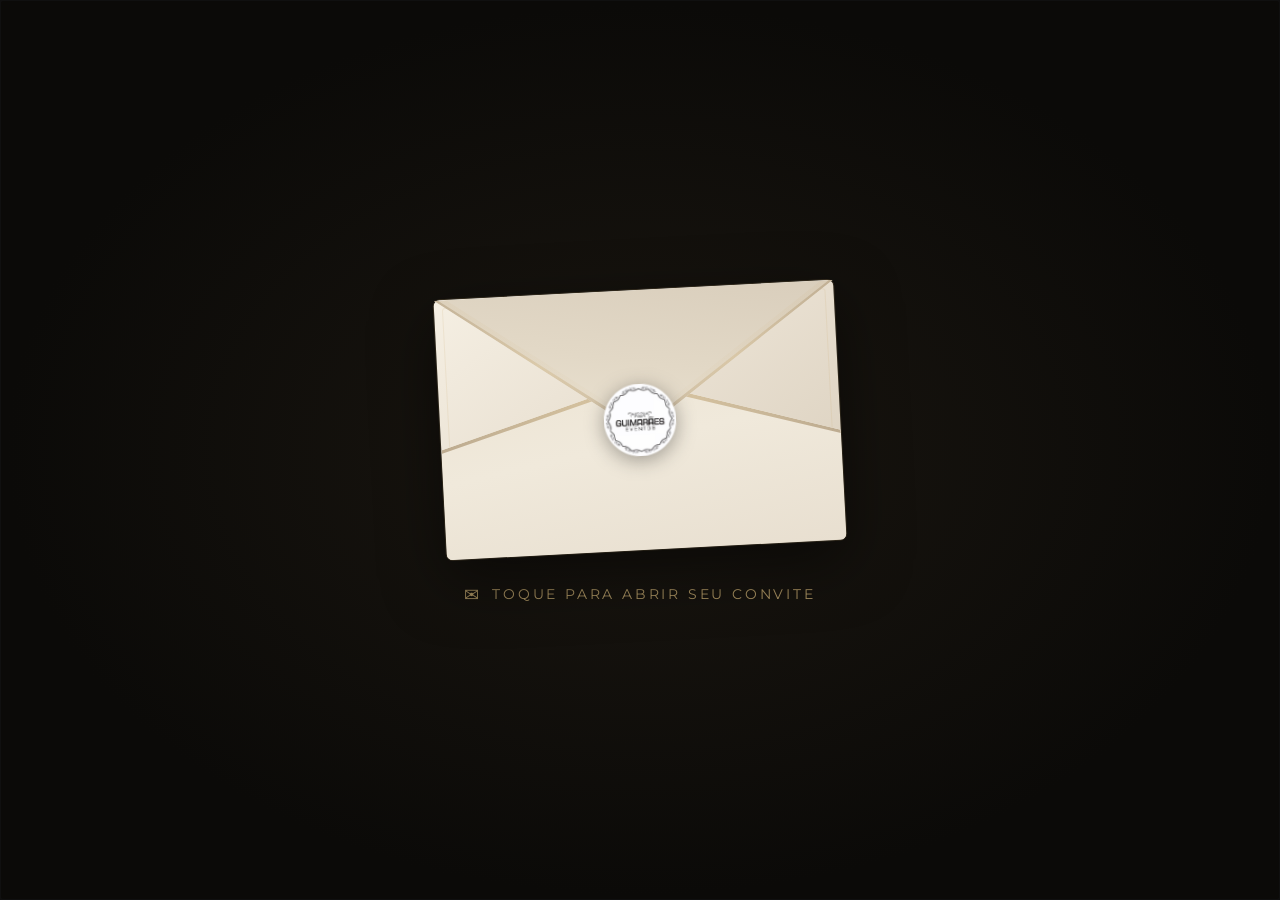
<file: index.html>
<!DOCTYPE html>
<html lang="pt-BR">
<head>
  <meta charset="UTF-8" />
  <meta name="viewport" content="width=device-width, initial-scale=1.0" />
  <title>Guimarães Eventos — Espaço para Momentos Inesquecíveis</title>
  <link rel="icon" type="image/png" href="images/favicon.png" />
  <meta name="description" content="Guimarães Eventos: espaço de eventos com decoração assinada pela Jena. Casamentos, recepções, festas de 15 anos e locação de espaço em ambiente sofisticado." />
  <meta name="keywords" content="eventos, casamentos, recepções, festas de 15 anos, debutante, espaço para eventos, decoração, Guimarães Eventos, Jena Decorações" />
  <meta property="og:title" content="Guimarães Eventos — Espaço para Momentos Inesquecíveis" />
  <meta property="og:description" content="Espaço de eventos com decoração assinada pela Jena. Transformamos seus sonhos em realidade." />
  <meta property="og:type" content="website" />

  <!-- Fonts -->
  <link rel="preconnect" href="https://fonts.googleapis.com" />
  <link rel="preconnect" href="https://fonts.gstatic.com" crossorigin />
  <link href="https://fonts.googleapis.com/css2?family=Cormorant+Garamond:ital,wght@0,300;0,400;0,500;0,600;0,700;1,300;1,400;1,500&family=Playfair+Display:ital,wght@0,400;0,500;0,600;0,700;0,800;0,900;1,400;1,500;1,600&family=Montserrat:wght@300;400;500;600&display=swap" rel="stylesheet" />

  <link rel="stylesheet" href="style.css" />
</head>
<body>

  <!-- ══════════════════════════════════════════════ -->
  <!-- ENVELOPE OVERLAY                               -->
  <!-- ══════════════════════════════════════════════ -->
  <div id="envelope-overlay" aria-label="Clique para abrir o convite">
    <!-- Floating particles -->
    <div class="particles" aria-hidden="true">
      <span class="particle"></span>
      <span class="particle"></span>
      <span class="particle"></span>
      <span class="particle"></span>
      <span class="particle"></span>
      <span class="particle"></span>
      <span class="particle"></span>
      <span class="particle"></span>
    </div>

    <div class="envelope-wrapper">
      <div class="envelope" id="envelope">
        <!-- Back of envelope -->
        <div class="envelope-back"></div>

        <!-- Letter inside -->
        <div class="envelope-letter" id="envelope-letter">
          <div class="letter-content">
            <div class="letter-ornament">✦</div>
            <p class="letter-title">Você está convidado(a)</p>
            <div class="letter-divider"></div>
            <p class="letter-subtitle">Guimarães Eventos</p>
            <p class="letter-desc">Decoração assinada por Jena</p>
          </div>
        </div>

        <!-- Front of envelope (bottom part) -->
        <div class="envelope-front"></div>

        <!-- Flap (top part that opens) -->
        <div class="envelope-flap" id="envelope-flap"></div>

        <!-- Wax seal -->
        <div class="envelope-seal" id="envelope-seal"></div>
      </div>

      <p class="envelope-cta" id="envelope-cta">
        <span class="cta-icon">✉</span>
        Toque para abrir seu convite
      </p>
    </div>
  </div>

  <!-- ══════════════════════════════════════════════ -->
  <!-- LANDING PAGE                                   -->
  <!-- ══════════════════════════════════════════════ -->
  <main id="landing-page" class="hidden">

    <!-- NAVIGATION -->
    <nav id="main-nav">
      <div class="nav-container">
        <a href="#hero" class="nav-logo">
          <span class="nav-logo-text">Guimarães</span>
          <span class="nav-logo-accent">Eventos</span>
        </a>
        <button class="nav-toggle" id="nav-toggle" aria-label="Abrir menu">
          <span></span>
          <span></span>
          <span></span>
        </button>
        <ul class="nav-links" id="nav-links">
          <li><a href="#about">Sobre</a></li>
          <li><a href="#services">Serviços</a></li>
          <li><a href="#experience">Experiência</a></li>
          <li><a href="#contact" class="nav-cta">Fale Conosco</a></li>
        </ul>
      </div>
    </nav>

    <!-- HERO SECTION -->
    <section id="hero">
      <div class="hero-overlay"></div>
      <div class="hero-particles" aria-hidden="true">
        <span class="hero-particle"></span>
        <span class="hero-particle"></span>
        <span class="hero-particle"></span>
        <span class="hero-particle"></span>
        <span class="hero-particle"></span>
      </div>
      <div class="hero-content">
        <div class="hero-badge">
          <span class="badge-line"></span>
          <span class="badge-text">Decoração assinada por Jena</span>
          <span class="badge-line"></span>
        </div>
        <h1 class="hero-title">
          <span class="title-line title-line-1">Guimarães</span>
          <span class="title-line title-line-2">Eventos</span>
        </h1>
        <p class="hero-subtitle">Transformamos sonhos em momentos eternos.<br />Cada detalhe pensado para criar memórias inesquecíveis.</p>
        <div class="hero-actions">
          <a href="#services" class="btn btn-primary" id="hero-cta-services">Nossos Serviços</a>
          <a href="#contact" class="btn btn-secondary" id="hero-cta-contact">Agendar Visita</a>
        </div>
      </div>
      <div class="hero-scroll-indicator" aria-hidden="true">
        <div class="scroll-line"></div>
        <span>Deslize</span>
      </div>
    </section>

    <!-- ABOUT SECTION -->
    <section id="about">
      <div class="section-container">
        <div class="section-header">
          <span class="section-label">Quem Somos</span>
          <h2 class="section-title">Onde Cada Detalhe<br /><em>Conta uma História</em></h2>
          <div class="section-divider">
            <span class="divider-diamond">◆</span>
          </div>
        </div>
        <div class="about-grid">
          <div class="about-text">
            <p class="about-lead">Somos mais do que um espaço de eventos.</p>
            <p class="about-lead" style="color: var(--color-gold);">Somos realizadores de sonhos.</p>
            <p><strong>Guimarães Eventos</strong> atua desde 2018, nascendo da paixão por celebrações que marcam vidas. Com decoração assinada pela talentosa <strong>Jena</strong>, cada evento se torna uma obra de arte única, pensada para emocionar e surpreender.</p>
            <p>Nosso compromisso é proporcionar uma experiência acolhedora e memorável, onde cada flor, cada luz e cada tecido são escolhidos com carinho para transformar os seus sonhos em realidade.</p>
            <div class="about-stats">
              <div class="stat-item">
                <span class="stat-icon">♥</span>
                <span class="stat-label">Momentos<br />Inesquecíveis</span>
              </div>
              <div class="stat-item">
                <span class="stat-icon">✦</span>
                <span class="stat-label">Decoração<br />Exclusiva</span>
              </div>
              <div class="stat-item">
                <span class="stat-icon">◆</span>
                <span class="stat-label">Experiência<br />Emocional</span>
              </div>
            </div>
          </div>
          <div class="about-image-wrapper">
            <div class="about-image">
              <img src="images/we.jpg" alt="Equipe do Guimarães Eventos" loading="lazy" />
            </div>
            <div class="about-image-accent"></div>
          </div>
        </div>
      </div>
    </section>

    <!-- SERVICES SECTION -->
    <section id="services">
      <div class="section-container">
        <div class="section-header">
          <span class="section-label">Nossos Serviços</span>
          <h2 class="section-title">Celebrações que<br /><em>Encantam</em></h2>
          <div class="section-divider">
            <span class="divider-diamond">◆</span>
          </div>
        </div>
        <div class="services-grid">

          <!-- Casamento -->
          <div class="service-card" id="service-casamento">
            <div class="card-image">
              <img src="images/casamento.png" alt="Espaço decorado para casamento" loading="lazy" />
              <div class="card-image-overlay"></div>
            </div>
            <div class="card-content">
              <div class="card-icon">
                <svg width="36" height="36" viewBox="0 0 24 24" fill="none" stroke="currentColor" stroke-width="1.2" stroke-linecap="round" stroke-linejoin="round">
                  <path d="M19 14c1.49-1.46 3-3.21 3-5.5A5.5 5.5 0 0 0 16.5 3c-1.76 0-3 .5-4.5 2-1.5-1.5-2.74-2-4.5-2A5.5 5.5 0 0 0 2 8.5c0 2.3 1.5 4.05 3 5.5l7 7Z" />
                </svg>
              </div>
              <h3 class="card-title">Casamentos</h3>
              <p class="card-description">Espaço dos sonhos para o dia mais especial da sua vida, com ambiente e decoração que traduzem toda a emoção do seu amor.</p>
              <ul class="card-features">
                <li>Espaço completo para cerimônia e festa</li>
                <li>Decoração personalizada</li>
                <li>Pacotes Premium e Básico</li>
              </ul>
              <a href="#contact" class="card-link">
                Saber mais
                <svg width="20" height="20" viewBox="0 0 24 24" fill="none" stroke="currentColor" stroke-width="2"><path d="M5 12h14M12 5l7 7-7 7"/></svg>
              </a>
            </div>
          </div>

          <!-- Recepção -->
          <div class="service-card" id="service-recepcao">
            <div class="card-image">
              <img src="images/recepcao.jpeg" alt="Espaço decorado para recepção" loading="lazy" />
              <div class="card-image-overlay"></div>
            </div>
            <div class="card-content">
              <div class="card-icon">
                <svg width="36" height="36" viewBox="0 0 24 24" fill="none" stroke="currentColor" stroke-width="1.2" stroke-linecap="round" stroke-linejoin="round">
                  <path d="M8 22h8" />
                  <path d="M7 10h10" />
                  <path d="M12 15v7" />
                  <path d="M12 15a5 5 0 0 0 5-5V3H7v7a5 5 0 0 0 5 5z" />
                </svg>
              </div>
              <h3 class="card-title">Recepções</h3>
              <p class="card-description">Ambiente sofisticado e acolhedor para suas recepções e confraternizações, com cada detalhe cuidadosamente planejado.</p>
              <ul class="card-features">
                <li>Espaço decorado completo</li>
                <li>Ideal para confraternizações</li>
                <li>Ambientação personalizada</li>
              </ul>
              <a href="#contact" class="card-link">
                Saber mais
                <svg width="20" height="20" viewBox="0 0 24 24" fill="none" stroke="currentColor" stroke-width="2"><path d="M5 12h14M12 5l7 7-7 7"/></svg>
              </a>
            </div>
          </div>

          <!-- 15 Anos -->
          <div class="service-card" id="service-15anos">
            <div class="card-image">
              <img src="images/15anos.jpeg" alt="Espaço decorado para festa de 15 anos" loading="lazy" />
              <div class="card-image-overlay"></div>
            </div>
            <div class="card-content">
              <div class="card-icon">
                <svg width="36" height="36" viewBox="0 0 24 24" fill="none" stroke="currentColor" stroke-width="1.2" stroke-linecap="round" stroke-linejoin="round">
                  <path d="m2 4 3 12h14l3-12-6 7-4-7-4 7-6-7zm3 16h14a1 1 0 0 0 1-1v-1a1 1 0 0 0-1-1H5a1 1 0 0 0-1 1v1a1 1 0 0 0 1 1z" />
                </svg>
              </div>
              <h3 class="card-title">Festas de 15 Anos</h3>
              <p class="card-description">Transformamos o sonho da debutante em uma noite mágica e inesquecível, com toda a elegância que esse momento merece.</p>
              <ul class="card-features">
                <li>Decoração temática exclusiva</li>
                <li>Ambiente encantador</li>
                <li>Pacote especial debutante</li>
              </ul>
              <a href="#contact" class="card-link">
                Saber mais
                <svg width="20" height="20" viewBox="0 0 24 24" fill="none" stroke="currentColor" stroke-width="2"><path d="M5 12h14M12 5l7 7-7 7"/></svg>
              </a>
            </div>
          </div>

          <!-- Locação -->
          <div class="service-card" id="service-locacao">
            <div class="card-image">
              <img src="images/locacao.jpeg" alt="Espaço para locação" loading="lazy" />
              <div class="card-image-overlay"></div>
            </div>
            <div class="card-content">
              <div class="card-icon">
                <svg width="36" height="36" viewBox="0 0 24 24" fill="none" stroke="currentColor" stroke-width="1.2" stroke-linecap="round" stroke-linejoin="round">
                  <path d="m3 9 9-7 9 7v11a2 2 0 0 1-2 2H5a2 2 0 0 1-2-2z" />
                  <polyline points="9 22 9 12 15 12 15 22" />
                </svg>
              </div>
              <h3 class="card-title">Locação do Espaço</h3>
              <p class="card-description">Alugue nosso espaço e traga a sua equipe de decoração. Liberdade total para criar o evento dos seus sonhos.</p>
              <ul class="card-features">
                <li>Sem pacote obrigatório de decoração</li>
                <li>Espaço versátil e amplo</li>
                <li>Infraestrutura completa</li>
              </ul>
              <a href="#contact" class="card-link">
                Saber mais
                <svg width="20" height="20" viewBox="0 0 24 24" fill="none" stroke="currentColor" stroke-width="2"><path d="M5 12h14M12 5l7 7-7 7"/></svg>
              </a>
            </div>
          </div>

        </div>
      </div>
    </section>

    <!-- EXPERIENCE SECTION -->
    <section id="experience">
      <div class="experience-bg" aria-hidden="true"></div>
      <div class="section-container">
        <div class="section-header light">
          <span class="section-label">Nossa Essência</span>
          <h2 class="section-title">Uma Experiência<br /><em>Inesquecível</em></h2>
          <div class="section-divider">
            <span class="divider-diamond">◆</span>
          </div>
        </div>
        <div class="experience-grid">
          <div class="exp-card" id="exp-acolhimento">
            <div class="exp-icon">
              <svg width="48" height="48" viewBox="0 0 24 24" fill="none" stroke="currentColor" stroke-width="1.5"><path d="M20.84 4.61a5.5 5.5 0 0 0-7.78 0L12 5.67l-1.06-1.06a5.5 5.5 0 0 0-7.78 7.78l1.06 1.06L12 21.23l7.78-7.78 1.06-1.06a5.5 5.5 0 0 0 0-7.78z"/></svg>
            </div>
            <h3>Acolhimento</h3>
            <p>Cada cliente é recebido com carinho e atenção. Entendemos que seu evento é único e tratamos com toda a delicadeza que ele merece.</p>
          </div>
          <div class="exp-card" id="exp-emocao">
            <div class="exp-icon">
              <svg width="48" height="48" viewBox="0 0 24 24" fill="none" stroke="currentColor" stroke-width="1.5"><path d="M12 2L15.09 8.26 22 9.27 17 14.14 18.18 21.02 12 17.77 5.82 21.02 7 14.14 2 9.27 8.91 8.26 12 2z"/></svg>
            </div>
            <h3>Emoção</h3>
            <p>Criamos ambientes que tocam o coração. Cada detalhe é pensado para emocionar e criar memórias que duram para sempre.</p>
          </div>
          <div class="exp-card" id="exp-exclusividade">
            <div class="exp-icon">
              <svg width="48" height="48" viewBox="0 0 24 24" fill="none" stroke="currentColor" stroke-width="1.5"><path d="M12 22s8-4 8-10V5l-8-3-8 3v7c0 6 8 10 8 10z"/></svg>
            </div>
            <h3>Exclusividade</h3>
            <p>Decoração assinada pela Jena, com projetos exclusivos que transformam nosso espaço em cenários de sonho para cada evento.</p>
          </div>
          <div class="exp-card" id="exp-cuidado">
            <div class="exp-icon">
              <svg width="48" height="48" viewBox="0 0 24 24" fill="none" stroke="currentColor" stroke-width="1.5"><path d="M17 21v-2a4 4 0 0 0-4-4H5a4 4 0 0 0-4 4v2"/><circle cx="9" cy="7" r="4"/><path d="M23 21v-2a4 4 0 0 0-3-3.87"/><path d="M16 3.13a4 4 0 0 1 0 7.75"/></svg>
            </div>
            <h3>Conexão</h3>
            <p>Unimos pessoas, histórias e momentos. Decoramos com propósito para que cada abraço, cada olhar e cada sorriso sejam eternizados.</p>
          </div>
        </div>
      </div>
    </section>

    <!-- TESTIMONIAL / QUOTE SECTION -->
    <section id="quote-section">
      <div class="section-container">
        <div class="quote-wrapper">
          <div class="quote-marks" aria-hidden="true">"</div>
          <blockquote class="quote-text">
            Nosso maior presente é ver o brilho nos olhos de quem realiza o sonho de uma celebração perfeita.
          </blockquote>
          <div class="quote-author">
            <div class="quote-line"></div>
            <span>Guimarães Eventos</span>
          </div>
        </div>
      </div>
    </section>

    <!-- CONTACT / CTA SECTION -->
    <section id="contact">
      <div class="section-container">
        <div class="section-header">
          <span class="section-label">Vamos Conversar</span>
          <h2 class="section-title">Realize Seu<br /><em>Sonho</em></h2>
          <div class="section-divider">
            <span class="divider-diamond">◆</span>
          </div>
        </div>
        <div class="contact-grid">
          <div class="contact-info">
            <p class="contact-lead">Cada celebração começa com uma conversa. Conte-nos sobre o seu sonho e nós cuidamos de cada detalhe.</p>
            <div class="contact-details">
              <div class="contact-item" id="contact-instagram-guimaraes">
                <div class="contact-icon">
                  <svg width="24" height="24" viewBox="0 0 24 24" fill="none" stroke="currentColor" stroke-width="1.5"><rect x="2" y="2" width="20" height="20" rx="5"/><circle cx="12" cy="12" r="5"/><circle cx="17.5" cy="6.5" r="1.5" fill="currentColor" stroke="none"/></svg>
                </div>
                <div>
                  <span class="contact-label">Guimarães Eventos</span>
                  <a href="https://instagram.com/guimaraeseventos10" target="_blank" rel="noopener" class="contact-value">@guimaraeseventos10</a>
                </div>
              </div>
              <div class="contact-item" id="contact-instagram-jena">
                <div class="contact-icon">
                  <svg width="24" height="24" viewBox="0 0 24 24" fill="none" stroke="currentColor" stroke-width="1.5"><rect x="2" y="2" width="20" height="20" rx="5"/><circle cx="12" cy="12" r="5"/><circle cx="17.5" cy="6.5" r="1.5" fill="currentColor" stroke="none"/></svg>
                </div>
                <div>
                  <span class="contact-label">Jena Decorações</span>
                  <a href="https://instagram.com/jenadecoracoes" target="_blank" rel="noopener" class="contact-value">@jenadecoracoes</a>
                </div>
              </div>
              <div class="contact-item" id="contact-location">
                <div class="contact-icon">
                  <svg width="24" height="24" viewBox="0 0 24 24" fill="none" stroke="currentColor" stroke-width="1.5" stroke-linecap="round" stroke-linejoin="round">
                    <path d="M20 10c0 6-8 12-8 12s-8-6-8-12a8 8 0 0 1 16 0Z"/>
                    <circle cx="12" cy="10" r="3"/>
                  </svg>
                </div>
                <div>
                  <span class="contact-label">Localização</span>
                  <a href="https://maps.app.goo.gl/GpCAWR5k9BHGVj7a9" target="_blank" rel="noopener" class="contact-value">Ver no Google Maps ↗</a>
                </div>
              </div>
            </div>
            <div class="contact-social">
              <a href="https://instagram.com/guimaraeseventos10" target="_blank" rel="noopener" class="social-btn" id="social-instagram" aria-label="Instagram Guimarães Eventos">
                <svg width="20" height="20" viewBox="0 0 24 24" fill="none" stroke="currentColor" stroke-width="2"><rect x="2" y="2" width="20" height="20" rx="5"/><circle cx="12" cy="12" r="5"/><circle cx="17.5" cy="6.5" r="1.5" fill="currentColor" stroke="none"/></svg>
              </a>
              <a href="https://maps.app.goo.gl/GpCAWR5k9BHGVj7a9" target="_blank" rel="noopener" class="social-btn" id="social-maps" aria-label="Google Maps Guimarães Eventos">
                <svg width="20" height="20" viewBox="0 0 24 24" fill="none" stroke="currentColor" stroke-width="2" stroke-linecap="round" stroke-linejoin="round">
                  <path d="M20 10c0 6-8 12-8 12s-8-6-8-12a8 8 0 0 1 16 0Z"/>
                  <circle cx="12" cy="10" r="3"/>
                </svg>
              </a>
            </div>
          </div>
          <div class="contact-form-wrapper">
            <form class="contact-form" id="contact-form" onsubmit="return false;">
              <h3 class="form-title">Conte-nos sobre seu evento</h3>
              <div class="form-group">
                <label for="input-name">Seu Nome</label>
                <input type="text" id="input-name" name="name" placeholder="Como podemos te chamar?" required />
              </div>
              <div class="form-group">
                <label for="input-event">Tipo de Evento</label>
                <select id="input-event" name="event_type" required>
                  <option value="" disabled selected>Selecione o tipo de evento</option>
                  <option value="casamento">Casamento</option>
                  <option value="recepcao">Recepção</option>
                  <option value="15anos">Festa de 15 Anos</option>
                  <option value="locacao">Locação do Espaço</option>
                  <option value="outro">Outro</option>
                </select>
              </div>
              <div class="form-row">
                <div class="form-group">
                  <label for="input-date">Data Prevista</label>
                  <input type="date" id="input-date" name="date" />
                </div>
                <div class="form-group">
                  <label for="input-guests">Nº de Convidados</label>
                  <input type="number" id="input-guests" name="guests" placeholder="Estimativa" min="1" oninput="if(this.value < 1 && this.value !== '') this.value = 1;" onkeydown="if(event.key === '-' || event.key === 'e') event.preventDefault();" />
                </div>
              </div>
              <div class="form-group">
                <label for="input-message">Mensagem (opcional)</label>
                <textarea id="input-message" name="message" rows="3" placeholder="Conte-nos mais sobre o seu sonho..."></textarea>
              </div>
              <button type="submit" class="btn btn-primary btn-full" id="submit-form">
                <span>Enviar Mensagem</span>
                <svg width="20" height="20" viewBox="0 0 24 24" fill="none" stroke="currentColor" stroke-width="2"><path d="M22 2L11 13M22 2l-7 20-4-9-9-4 20-7z"/></svg>
              </button>
            </form>
          </div>
        </div>
      </div>
    </section>

    <!-- FOOTER -->
    <footer id="footer">
      <div class="footer-container">
        <div class="footer-top">
          <div class="footer-brand">
            <span class="footer-logo-text">Guimarães</span>
            <span class="footer-logo-accent">Eventos</span>
            <p class="footer-tagline">Momentos que se tornam eternos.</p>
          </div>
          <div class="footer-links">
            <div class="footer-col">
              <h4>Serviços</h4>
              <ul>
                <li><a href="#service-casamento">Casamentos</a></li>
                <li><a href="#service-recepcao">Recepções</a></li>
                <li><a href="#service-15anos">15 Anos</a></li>
                <li><a href="#service-locacao">Locação</a></li>
              </ul>
            </div>
            <div class="footer-col">
              <h4>Conecte-se</h4>
              <ul>
                <li><a href="https://instagram.com/guimaraeseventos10" target="_blank" rel="noopener">@guimaraeseventos10</a></li>
                <li><a href="https://instagram.com/jenadecoracoes" target="_blank" rel="noopener">@jenadecoracoes</a></li>
                <li><a href="https://maps.app.goo.gl/GpCAWR5k9BHGVj7a9" target="_blank" rel="noopener">Como Chegar (Mapa)</a></li>
              </ul>
            </div>
          </div>
        </div>
        <div class="footer-bottom">
          <p>&copy; 2018 Guimarães Eventos. CNPJ 30.953.436/0001-66. Todos os direitos reservados.</p>
          <p>Decoração assinada por <strong>Jena</strong> | <a href="privacidade.html">Política de Privacidade</a></p>
        </div>
      </div>
    </footer>

  </main>

  <script src="script.js"></script>
</body>
</html>
</file>
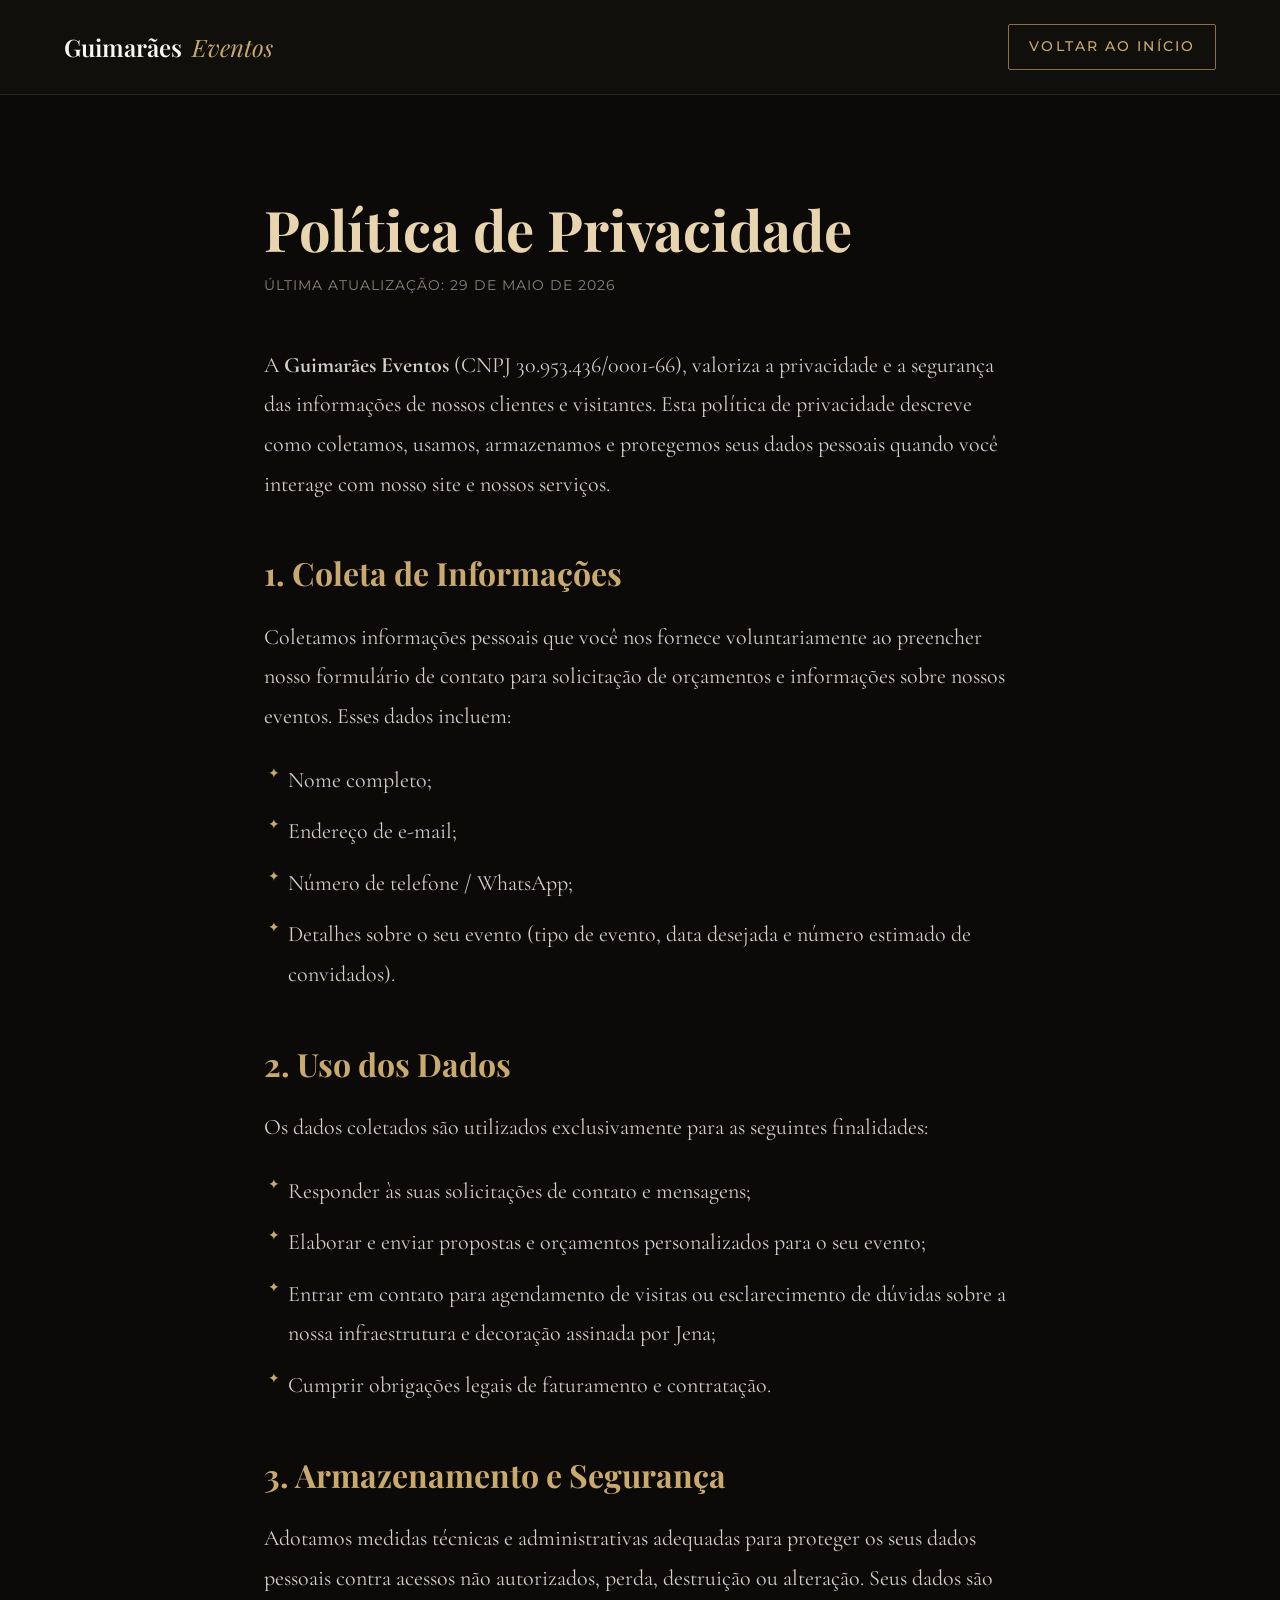
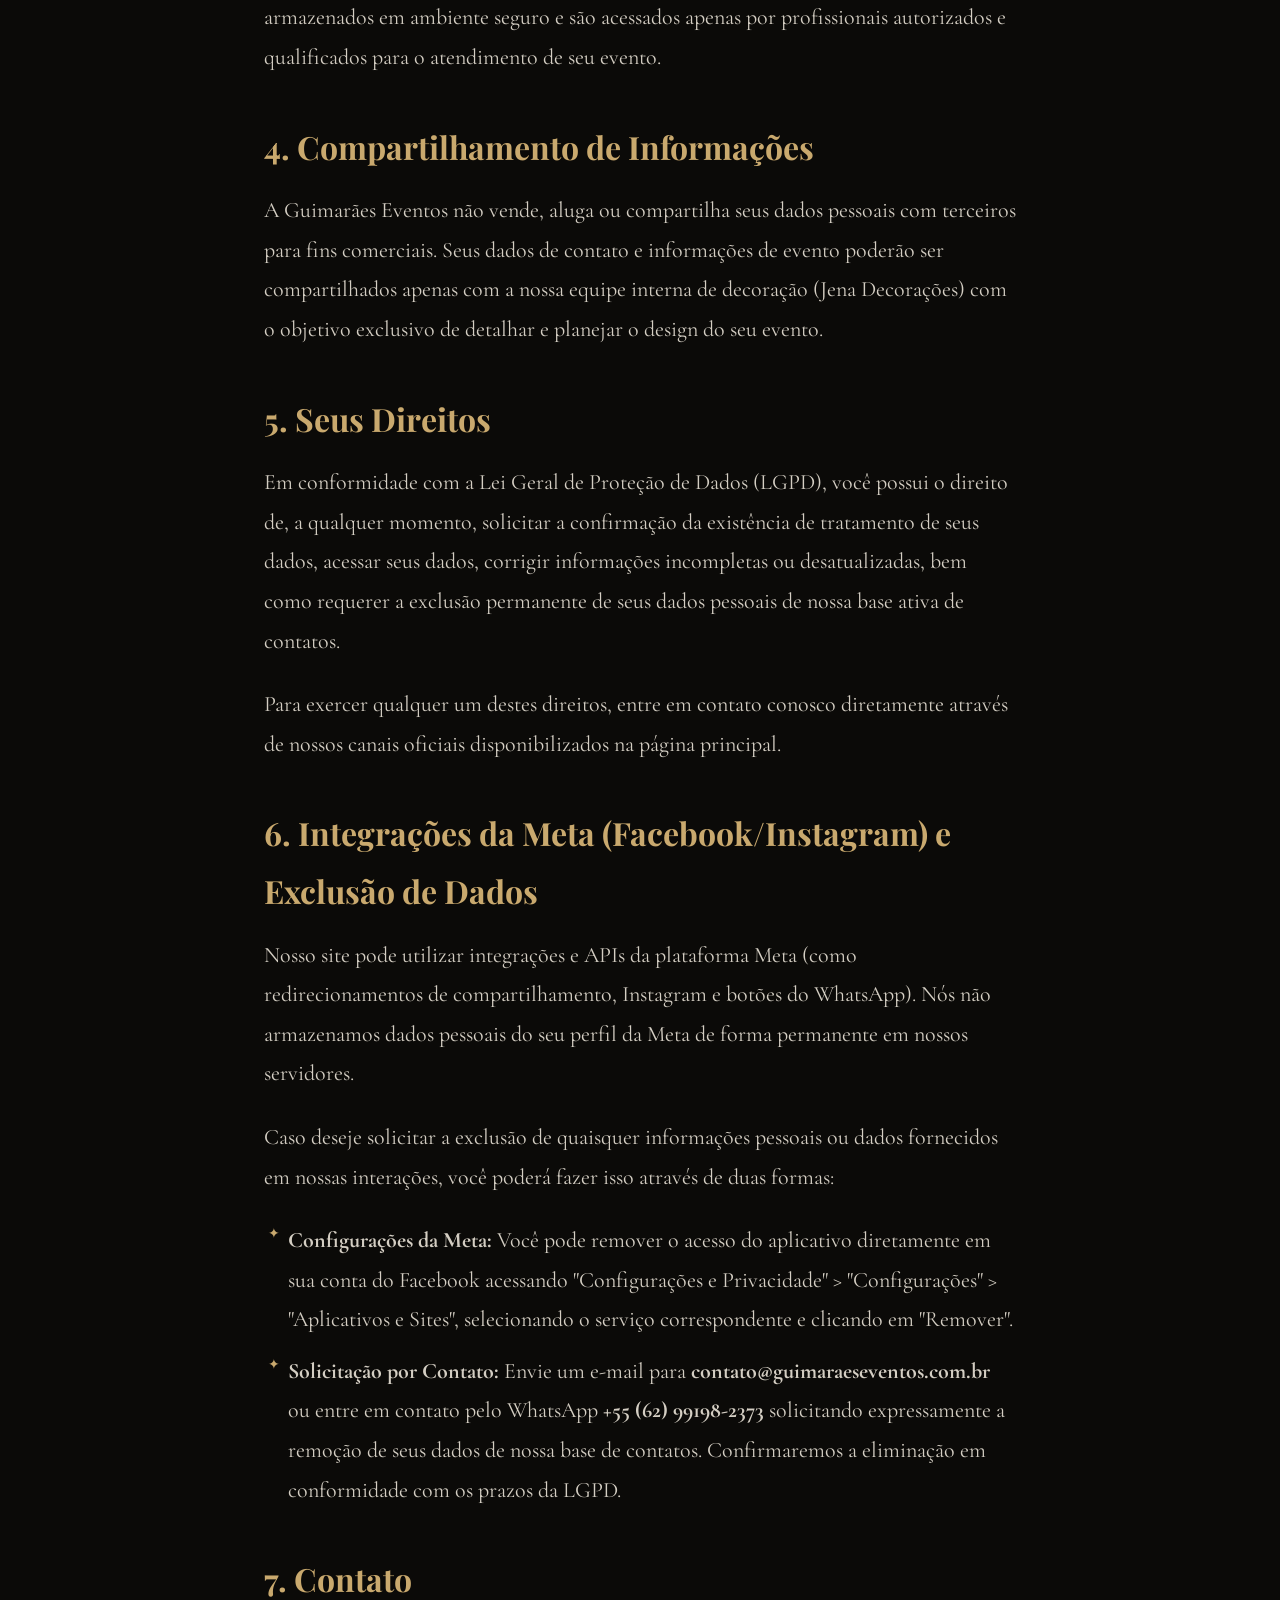
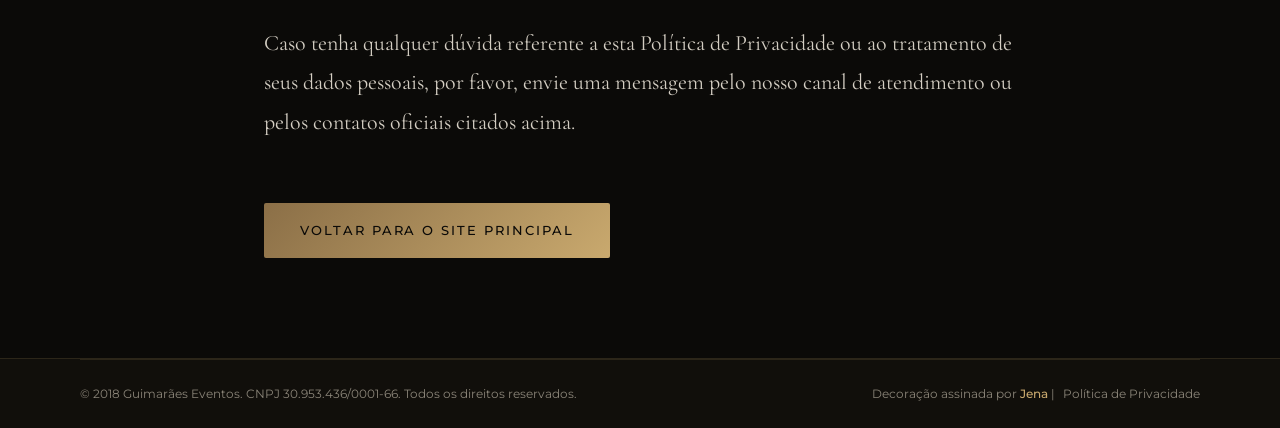
<file: privacidade.html>
<!DOCTYPE html>
<html lang="pt-BR">
<head>
  <meta charset="UTF-8" />
  <meta name="viewport" content="width=device-width, initial-scale=1.0" />
  <title>Política de Privacidade — Guimarães Eventos</title>
  <link rel="icon" type="image/png" href="images/favicon.png" />
  
  <!-- Fonts -->
  <link rel="preconnect" href="https://fonts.googleapis.com" />
  <link rel="preconnect" href="https://fonts.gstatic.com" crossorigin />
  <link href="https://fonts.googleapis.com/css2?family=Cormorant+Garamond:ital,wght@0,300;0,400;0,500;0,600;0,700;1,300;1,400;1,500&family=Playfair+Display:ital,wght@0,400;0,500;0,600;0,700;0,800;0,900;1,400;1,500;1,600&family=Montserrat:wght@300;400;500;600&display=swap" rel="stylesheet" />

  <link rel="stylesheet" href="style.css" />
</head>
<body class="privacy-page">

  <!-- Header Simplificado -->
  <nav class="privacy-nav">
    <div class="privacy-nav-container">
      <a href="index.html" class="privacy-nav-logo">
        <span class="privacy-nav-logo-text">Guimarães</span>
        <span class="privacy-nav-logo-accent">Eventos</span>
      </a>
      <a href="index.html" class="btn btn-secondary" style="padding: 10px 20px; font-size: 14px;">Voltar ao Início</a>
    </div>
  </nav>

  <!-- Conteúdo de Privacidade -->
  <main class="privacy-content">
    <h1>Política de Privacidade</h1>
    <p class="privacy-last-update">Última atualização: 29 de Maio de 2026</p>

    <div class="privacy-body">
      <p>A <strong>Guimarães Eventos</strong> (CNPJ 30.953.436/0001-66), valoriza a privacidade e a segurança das informações de nossos clientes e visitantes. Esta política de privacidade descreve como coletamos, usamos, armazenamos e protegemos seus dados pessoais quando você interage com nosso site e nossos serviços.</p>

      <h2>1. Coleta de Informações</h2>
      <p>Coletamos informações pessoais que você nos fornece voluntariamente ao preencher nosso formulário de contato para solicitação de orçamentos e informações sobre nossos eventos. Esses dados incluem:</p>
      <ul>
        <li>Nome completo;</li>
        <li>Endereço de e-mail;</li>
        <li>Número de telefone / WhatsApp;</li>
        <li>Detalhes sobre o seu evento (tipo de evento, data desejada e número estimado de convidados).</li>
      </ul>

      <h2>2. Uso dos Dados</h2>
      <p>Os dados coletados são utilizados exclusivamente para as seguintes finalidades:</p>
      <ul>
        <li>Responder às suas solicitações de contato e mensagens;</li>
        <li>Elaborar e enviar propostas e orçamentos personalizados para o seu evento;</li>
        <li>Entrar em contato para agendamento de visitas ou esclarecimento de dúvidas sobre a nossa infraestrutura e decoração assinada por Jena;</li>
        <li>Cumprir obrigações legais de faturamento e contratação.</li>
      </ul>

      <h2>3. Armazenamento e Segurança</h2>
      <p>Adotamos medidas técnicas e administrativas adequadas para proteger os seus dados pessoais contra acessos não autorizados, perda, destruição ou alteração. Seus dados são armazenados em ambiente seguro e são acessados apenas por profissionais autorizados e qualificados para o atendimento de seu evento.</p>

      <h2>4. Compartilhamento de Informações</h2>
      <p>A Guimarães Eventos não vende, aluga ou compartilha seus dados pessoais com terceiros para fins comerciais. Seus dados de contato e informações de evento poderão ser compartilhados apenas com a nossa equipe interna de decoração (Jena Decorações) com o objetivo exclusivo de detalhar e planejar o design do seu evento.</p>

      <h2>5. Seus Direitos</h2>
      <p>Em conformidade com a Lei Geral de Proteção de Dados (LGPD), você possui o direito de, a qualquer momento, solicitar a confirmação da existência de tratamento de seus dados, acessar seus dados, corrigir informações incompletas ou desatualizadas, bem como requerer a exclusão permanente de seus dados pessoais de nossa base ativa de contatos.</p>
      <p>Para exercer qualquer um destes direitos, entre em contato conosco diretamente através de nossos canais oficiais disponibilizados na página principal.</p>

      <h2>6. Integrações da Meta (Facebook/Instagram) e Exclusão de Dados</h2>
      <p>Nosso site pode utilizar integrações e APIs da plataforma Meta (como redirecionamentos de compartilhamento, Instagram e botões do WhatsApp). Nós não armazenamos dados pessoais do seu perfil da Meta de forma permanente em nossos servidores.</p>
      <p>Caso deseje solicitar a exclusão de quaisquer informações pessoais ou dados fornecidos em nossas interações, você poderá fazer isso através de duas formas:</p>
      <ul>
        <li><strong>Configurações da Meta:</strong> Você pode remover o acesso do aplicativo diretamente em sua conta do Facebook acessando "Configurações e Privacidade" > "Configurações" > "Aplicativos e Sites", selecionando o serviço correspondente e clicando em "Remover".</li>
        <li><strong>Solicitação por Contato:</strong> Envie um e-mail para <strong>contato@guimaraeseventos.com.br</strong> ou entre em contato pelo WhatsApp <strong>+55 (62) 99198-2373</strong> solicitando expressamente a remoção de seus dados de nossa base de contatos. Confirmaremos a eliminação em conformidade com os prazos da LGPD.</li>
      </ul>

      <h2>7. Contato</h2>
      <p>Caso tenha qualquer dúvida referente a esta Política de Privacidade ou ao tratamento de seus dados pessoais, por favor, envie uma mensagem pelo nosso canal de atendimento ou pelos contatos oficiais citados acima.</p>
      
      <div class="privacy-back-btn-container">
        <a href="index.html" class="btn btn-primary">Voltar para o site principal</a>
      </div>
    </div>
  </main>

  <!-- FOOTER -->
  <footer id="footer" style="margin-top: auto;">
    <div class="footer-container">
      <div class="footer-bottom" style="border-top: 1px solid var(--color-border); padding: 24px 0;">
        <p>&copy; 2018 Guimarães Eventos. CNPJ 30.953.436/0001-66. Todos os direitos reservados.</p>
        <p>Decoração assinada por <strong>Jena</strong> | <a href="privacidade.html">Política de Privacidade</a></p>
      </div>
    </div>
  </footer>

</body>
</html>
</file>
<file: style.css>
/* ══════════════════════════════════════════════
   Guimarães Eventos — Landing Page Styles
   ══════════════════════════════════════════════ */

/* ─── VARIABLES / DESIGN TOKENS ────────────── */
:root {
  /* Colors */
  --color-bg:           #0b0a08;
  --color-bg-warm:      #110f0b;
  --color-bg-card:      #16140f;
  --color-bg-card-hover:#1c1914;

  --color-gold:         #c9a96e;
  --color-gold-light:   #e8d5b0;
  --color-gold-dark:    #8b6f47;
  --color-gold-muted:   #a08a5c;

  --color-cream:        #f5f0e8;
  --color-cream-dark:   #e8dfd2;
  --color-white:        #faf8f5;

  --color-text:         #d4cec3;
  --color-text-muted:   #8a8478;
  --color-text-light:   #f0ebe3;

  --color-border:       rgba(201, 169, 110, 0.15);
  --color-border-hover: rgba(201, 169, 110, 0.35);

  --color-success:      #6ec98a;
  --color-warning:      #c9a96e;

  /* Fonts */
  --font-display:  'Playfair Display', 'Georgia', serif;
  --font-body:     'Cormorant Garamond', 'Georgia', serif;
  --font-accent:   'Montserrat', 'Helvetica Neue', sans-serif;

  /* Spacing */
  --section-padding: clamp(80px, 10vw, 140px);

  /* Transitions */
  --ease-elegant: cubic-bezier(0.22, 1, 0.36, 1);
  --ease-bounce:  cubic-bezier(0.34, 1.56, 0.64, 1);

  /* Envelope */
  --envelope-width: min(400px, 85vw);
  --envelope-height: calc(var(--envelope-width) * 0.65);
}


/* ─── RESET & BASE ─────────────────────────── */
*,
*::before,
*::after {
  margin: 0;
  padding: 0;
  box-sizing: border-box;
}

html {
  -webkit-font-smoothing: antialiased;
  -moz-osx-font-smoothing: grayscale;
}

body {
  background: var(--color-bg);
  color: var(--color-text);
  font-family: var(--font-body);
  font-size: 18px;
  line-height: 1.7;
  overflow-x: hidden;
}

img {
  max-width: 100%;
  height: auto;
  display: block;
}

a {
  color: var(--color-gold);
  text-decoration: none;
  transition: color 0.3s var(--ease-elegant);
}

a:hover {
  color: var(--color-gold-light);
}

::selection {
  background: var(--color-gold);
  color: var(--color-bg);
}


/* ══════════════════════════════════════════════
   ENVELOPE OVERLAY
   ══════════════════════════════════════════════ */
#envelope-overlay {
  position: fixed;
  inset: 0;
  z-index: 9999;
  display: flex;
  align-items: center;
  justify-content: center;
  flex-direction: column;
  background: radial-gradient(ellipse at center, #1a1610 0%, #0b0a08 70%);
  cursor: pointer;
  transition: opacity 1s var(--ease-elegant), transform 1s var(--ease-elegant);
}

/* Floating particles in envelope screen */
.particles {
  position: absolute;
  inset: 0;
  overflow: hidden;
  pointer-events: none;
}

.particle {
  position: absolute;
  width: 3px;
  height: 3px;
  background: var(--color-gold);
  border-radius: 50%;
  opacity: 0;
  animation: floatParticle 6s infinite ease-in-out;
}

.particle:nth-child(1) { left: 10%; animation-delay: 0s; animation-duration: 7s; }
.particle:nth-child(2) { left: 25%; animation-delay: 1s; animation-duration: 5s; }
.particle:nth-child(3) { left: 40%; animation-delay: 2s; animation-duration: 8s; }
.particle:nth-child(4) { left: 55%; animation-delay: 0.5s; animation-duration: 6s; }
.particle:nth-child(5) { left: 70%; animation-delay: 1.5s; animation-duration: 7s; }
.particle:nth-child(6) { left: 85%; animation-delay: 3s; animation-duration: 5.5s; }
.particle:nth-child(7) { left: 30%; animation-delay: 2.5s; animation-duration: 6.5s; }
.particle:nth-child(8) { left: 60%; animation-delay: 3.5s; animation-duration: 7.5s; }

@keyframes floatParticle {
  0%   { transform: translateY(100vh) scale(0); opacity: 0; }
  10%  { opacity: 0.6; }
  90%  { opacity: 0.6; }
  100% { transform: translateY(-20vh) scale(1); opacity: 0; }
}


/* ─── ENVELOPE WRAPPER ─────────────────────── */
.envelope-wrapper {
  display: flex;
  flex-direction: column;
  align-items: center;
  gap: 30px;
  animation: envelopeFloat 3s ease-in-out infinite;
}

@keyframes envelopeFloat {
  0%, 100% { transform: translateY(0); }
  50%      { transform: translateY(-8px); }
}


/* ─── ENVELOPE ─────────────────────────────── */
.envelope {
  position: relative;
  width: var(--envelope-width);
  height: var(--envelope-height);
  transform: rotate(-3deg);
  animation: envelopePulse 2.5s ease-in-out infinite;
  transition: transform 0.8s var(--ease-elegant);
}

@keyframes envelopePulse {
  0%, 100% { transform: scale(1) rotate(-3deg); filter: drop-shadow(0 0 20px rgba(201, 169, 110, 0.15)); }
  50%      { transform: scale(1.03) rotate(-3deg); filter: drop-shadow(0 0 40px rgba(201, 169, 110, 0.3)); }
}

/* Envelope back */
.envelope-back {
  position: absolute;
  inset: 0;
  background: linear-gradient(145deg, #f5efe3 0%, #e8dfd0 50%, #d9cebc 100%);
  border-radius: 6px;
  box-shadow:
    0 20px 60px rgba(0, 0, 0, 0.5),
    0 0 0 1px rgba(201, 169, 110, 0.2),
    inset 0 1px 0 rgba(255, 255, 255, 0.3);
}

/* Inner pattern for envelope back */
.envelope-back::before {
  content: '';
  position: absolute;
  inset: 8px;
  border: 1px solid rgba(201, 169, 110, 0.15);
  border-radius: 3px;
}

/* Envelope front (bottom fold that covers the letter) */
.envelope-front {
  position: absolute;
  bottom: 0;
  left: 0;
  right: 0;
  height: 65%;
  background: linear-gradient(170deg, #ede5d5 0%, #f0e9db 40%, #e8dfd0 100%);
  clip-path: polygon(0 35%, 50% 0, 100% 35%, 100% 100%, 0 100%);
  border-radius: 0 0 6px 6px;
  z-index: 3;
  box-shadow: 0 -2px 10px rgba(0, 0, 0, 0.05);
}

/* Gold accent line on front */
.envelope-front::before {
  content: '';
  position: absolute;
  top: 0;
  left: 0;
  right: 0;
  height: 100%;
  clip-path: polygon(0 35%, 50% 0, 100% 35%, 100% 37%, 50% 2.5%, 0 37%);
  background: linear-gradient(90deg, var(--color-gold-dark), var(--color-gold), var(--color-gold-dark));
  opacity: 0.5;
}

/* Envelope flap (top triangle) */
.envelope-flap {
  position: absolute;
  top: 0;
  left: 0;
  right: 0;
  height: 55%;
  background: linear-gradient(10deg, #ede5d5 0%, #e2d8c6 50%, #d9cebc 100%);
  clip-path: polygon(0 0, 50% 100%, 100% 0);
  z-index: 4;
  transform-origin: top center;
  transition: transform 0.8s var(--ease-elegant), z-index 0s 0.4s;
  box-shadow: 0 5px 15px rgba(0, 0, 0, 0.1);
}

/* Inner decoration on flap */
.envelope-flap::before {
  content: '';
  position: absolute;
  top: 0;
  left: 0;
  right: 0;
  height: 100%;
  clip-path: polygon(3% 0, 50% 93%, 97% 0, 100% 0, 50% 100%, 0 0);
  background: linear-gradient(180deg,
    rgba(201, 169, 110, 0.08) 0%,
    rgba(201, 169, 110, 0.02) 100%
  );
}

/* Gold edge on flap */
.envelope-flap::after {
  content: '';
  position: absolute;
  top: 0;
  left: 0;
  right: 0;
  height: 100%;
  clip-path: polygon(0 0, 50% 100%, 100% 0, 99% 0, 50% 97%, 1% 0);
  background: linear-gradient(180deg,
    var(--color-gold-dark) 0%,
    var(--color-gold) 50%,
    var(--color-gold-dark) 100%
  );
  opacity: 0.3;
}

.envelope-flap.opened {
  transform: rotateX(180deg);
  z-index: 1;
}


/* ─── LETTER INSIDE ENVELOPE ───────────────── */
.envelope-letter {
  position: absolute;
  top: 10%;
  left: 8%;
  right: 8%;
  height: 75%;
  background: linear-gradient(180deg, #fffef9 0%, #f8f4ed 100%);
  border-radius: 4px;
  z-index: 2;
  display: flex;
  align-items: center;
  justify-content: center;
  transform: translateY(15px) scale(0.95);
  opacity: 0;
  transition: transform 0.8s var(--ease-elegant), opacity 0.5s var(--ease-elegant);
  box-shadow: 0 2px 15px rgba(0, 0, 0, 0.1);
  overflow: hidden;
}

/* Subtle texture on letter */
.envelope-letter::before {
  content: '';
  position: absolute;
  inset: 0;
  background:
    repeating-linear-gradient(
      0deg,
      transparent,
      transparent 28px,
      rgba(201, 169, 110, 0.06) 28px,
      rgba(201, 169, 110, 0.06) 29px
    );
}

.envelope-letter.rising {
  transform: translateY(-70%) scale(1);
  opacity: 1;
}

.letter-content {
  text-align: center;
  padding: 20px;
  position: relative;
  z-index: 1;
}

.letter-ornament {
  font-size: 24px;
  color: var(--color-gold);
  margin-bottom: 10px;
  animation: sparkle 2s ease-in-out infinite;
}

@keyframes sparkle {
  0%, 100% { opacity: 0.5; transform: scale(1); }
  50%      { opacity: 1; transform: scale(1.2); }
}

.letter-title {
  font-family: var(--font-display);
  font-size: clamp(16px, 4vw, 22px);
  color: #2c2418;
  font-weight: 600;
  letter-spacing: 0.05em;
  margin-bottom: 8px;
}

.letter-divider {
  width: 40px;
  height: 1px;
  background: var(--color-gold);
  margin: 8px auto;
}

.letter-subtitle {
  font-family: var(--font-display);
  font-size: clamp(14px, 3.5vw, 18px);
  color: var(--color-gold-dark);
  font-weight: 500;
  font-style: italic;
}

.letter-desc {
  font-family: var(--font-accent);
  font-size: clamp(10px, 2.5vw, 12px);
  color: var(--color-text-muted);
  text-transform: uppercase;
  letter-spacing: 0.15em;
  margin-top: 6px;
}


/* ─── WAX SEAL ─────────────────────────────── */
.envelope-seal {
  position: absolute;
  top: 50%;
  left: 50%;
  transform: translate(-50%, -50%);
  width: 72px;
  height: 72px;
  background: url('images/botao-da-carta.png') no-repeat center center;
  background-size: contain;
  z-index: 5;
  transition: transform 0.5s var(--ease-elegant), opacity 0.5s var(--ease-elegant);
  filter: drop-shadow(0 4px 10px rgba(0, 0, 0, 0.35));
}

.envelope-seal.breaking {
  transform: translate(-50%, -50%) scale(1.3) rotate(15deg);
  opacity: 0;
}


/* ─── ENVELOPE CTA TEXT ────────────────────── */
.envelope-cta {
  font-family: var(--font-accent);
  font-size: 14px;
  color: var(--color-gold-muted);
  text-transform: uppercase;
  letter-spacing: 0.2em;
  display: flex;
  align-items: center;
  gap: 10px;
  animation: ctaPulse 2s ease-in-out infinite;
  transition: opacity 0.5s var(--ease-elegant);
}

.cta-icon {
  font-size: 18px;
  animation: ctaBounce 2s ease-in-out infinite;
}

@keyframes ctaPulse {
  0%, 100% { opacity: 0.5; }
  50%      { opacity: 1; }
}

@keyframes ctaBounce {
  0%, 100% { transform: translateY(0); }
  50%      { transform: translateY(-3px); }
}

.envelope-cta.fade-out {
  opacity: 0;
}


/* ─── ENVELOPE REVEAL TRANSITION ───────────── */
#envelope-overlay.revealing {
  opacity: 0;
  transform: scale(1.5);
}


/* ══════════════════════════════════════════════
   LANDING PAGE — GENERAL
   ══════════════════════════════════════════════ */
#landing-page {
  opacity: 0;
  transition: opacity 0.8s var(--ease-elegant);
}

#landing-page.hidden {
  display: none;
}

#landing-page.visible {
  display: block;
  opacity: 1;
}


/* ─── SCROLL REVEAL ────────────────────────── */
.reveal-element {
  opacity: 0;
  transform: translateY(40px);
  transition: opacity 0.8s var(--ease-elegant), transform 0.8s var(--ease-elegant);
}

.reveal-element.revealed {
  opacity: 1;
  transform: translateY(0);
}

/* Stagger service cards */
.service-card.reveal-element:nth-child(2) { transition-delay: 0.1s; }
.service-card.reveal-element:nth-child(3) { transition-delay: 0.2s; }
.service-card.reveal-element:nth-child(4) { transition-delay: 0.3s; }

/* Stagger experience cards */
.exp-card.reveal-element:nth-child(2) { transition-delay: 0.1s; }
.exp-card.reveal-element:nth-child(3) { transition-delay: 0.2s; }
.exp-card.reveal-element:nth-child(4) { transition-delay: 0.3s; }


/* ─── SECTION COMMONS ──────────────────────── */
.section-container {
  max-width: 1200px;
  margin: 0 auto;
  padding: 0 clamp(20px, 5vw, 40px);
}

.section-header {
  text-align: center;
  margin-bottom: 60px;
}

.section-label {
  font-family: var(--font-accent);
  font-size: 12px;
  font-weight: 500;
  text-transform: uppercase;
  letter-spacing: 0.3em;
  color: var(--color-gold);
  display: block;
  margin-bottom: 16px;
}

.section-title {
  font-family: var(--font-display);
  font-size: clamp(32px, 5vw, 52px);
  font-weight: 400;
  color: var(--color-cream);
  line-height: 1.2;
}

.section-title em {
  font-style: italic;
  color: var(--color-gold);
}

.section-divider {
  display: flex;
  align-items: center;
  justify-content: center;
  gap: 16px;
  margin-top: 24px;
}

.section-divider::before,
.section-divider::after {
  content: '';
  width: 60px;
  height: 1px;
  background: linear-gradient(90deg, transparent, var(--color-gold-dark));
}

.section-divider::after {
  background: linear-gradient(90deg, var(--color-gold-dark), transparent);
}

.divider-diamond {
  color: var(--color-gold-dark);
  font-size: 10px;
}

/* Light variant for dark bg sections */
.section-header.light .section-label {
  color: var(--color-gold-light);
}

.section-header.light .section-title {
  color: var(--color-white);
}


/* ─── BUTTONS ──────────────────────────────── */
.btn {
  display: inline-flex;
  align-items: center;
  gap: 10px;
  font-family: var(--font-accent);
  font-size: 13px;
  font-weight: 500;
  text-transform: uppercase;
  letter-spacing: 0.15em;
  padding: 16px 36px;
  border: none;
  border-radius: 2px;
  cursor: pointer;
  transition: all 0.4s var(--ease-elegant);
  position: relative;
  overflow: hidden;
}

.btn::before {
  content: '';
  position: absolute;
  inset: 0;
  background: linear-gradient(45deg, transparent 40%, rgba(255, 255, 255, 0.1) 50%, transparent 60%);
  transform: translateX(-100%);
  transition: transform 0.6s var(--ease-elegant);
}

.btn:hover::before {
  transform: translateX(100%);
}

.btn-primary {
  background: linear-gradient(135deg, var(--color-gold-dark), var(--color-gold));
  color: var(--color-bg);
}

.btn-primary:hover {
  background: linear-gradient(135deg, var(--color-gold), var(--color-gold-light));
  color: var(--color-bg);
  box-shadow: 0 8px 30px rgba(201, 169, 110, 0.3);
  transform: translateY(-2px);
}

.btn-secondary {
  background: transparent;
  color: var(--color-gold);
  border: 1px solid var(--color-gold-dark);
}

.btn-secondary:hover {
  background: rgba(201, 169, 110, 0.08);
  border-color: var(--color-gold);
  color: var(--color-gold-light);
  transform: translateY(-2px);
}

.btn-full {
  width: 100%;
  justify-content: center;
}

.btn.success {
  background: var(--color-success);
  color: var(--color-bg);
}


/* ══════════════════════════════════════════════
   NAVIGATION
   ══════════════════════════════════════════════ */
#main-nav {
  position: fixed;
  top: 0;
  left: 0;
  right: 0;
  z-index: 1000;
  padding: 20px 0;
  transition: all 0.4s var(--ease-elegant);
}

#main-nav.scrolled {
  background: rgba(11, 10, 8, 0.92);
  backdrop-filter: blur(20px);
  -webkit-backdrop-filter: blur(20px);
  padding: 12px 0;
  border-bottom: 1px solid var(--color-border);
}

#main-nav.nav-hidden {
  transform: translateY(-100%);
}

#main-nav.menu-open {
  transform: none !important;
  transition: none;
}

.nav-container {
  max-width: 1200px;
  margin: 0 auto;
  padding: 0 clamp(20px, 5vw, 40px);
  display: flex;
  align-items: center;
  justify-content: space-between;
}

.nav-logo {
  display: flex;
  flex-direction: column;
  line-height: 1;
  text-decoration: none;
}

.nav-logo-text {
  font-family: var(--font-display);
  font-size: 22px;
  font-weight: 600;
  color: var(--color-cream);
  letter-spacing: 0.05em;
}

.nav-logo-accent {
  font-family: var(--font-display);
  font-size: 13px;
  font-weight: 400;
  color: var(--color-gold);
  letter-spacing: 0.2em;
  text-transform: uppercase;
  font-style: italic;
}

.nav-links {
  display: flex;
  align-items: center;
  gap: 40px;
  list-style: none;
}

.nav-links a {
  font-family: var(--font-accent);
  font-size: 12px;
  font-weight: 400;
  text-transform: uppercase;
  letter-spacing: 0.15em;
  color: var(--color-text-muted);
  transition: color 0.3s var(--ease-elegant);
  position: relative;
}

.nav-links a::after {
  content: '';
  position: absolute;
  bottom: -4px;
  left: 0;
  right: 0;
  height: 1px;
  background: var(--color-gold);
  transform: scaleX(0);
  transform-origin: right;
  transition: transform 0.4s var(--ease-elegant);
}

.nav-links a:hover {
  color: var(--color-gold);
}

.nav-links a:hover::after {
  transform: scaleX(1);
  transform-origin: left;
}

.nav-cta {
  border: 1px solid var(--color-gold-dark) !important;
  padding: 10px 24px !important;
  border-radius: 2px;
}

.nav-cta::after {
  display: none !important;
}

.nav-cta:hover {
  background: rgba(201, 169, 110, 0.1) !important;
  border-color: var(--color-gold) !important;
}

/* Mobile toggle */
.nav-toggle {
  display: none;
  flex-direction: column;
  gap: 6px;
  background: none;
  border: none;
  cursor: pointer;
  padding: 8px;
  z-index: 1001;
}

.nav-toggle span {
  display: block;
  width: 24px;
  height: 2px;
  background: var(--color-cream);
  transition: all 0.35s var(--ease-elegant);
  transform-origin: center center;
}

.nav-toggle.active span:nth-child(1) {
  transform: translateY(8px) rotate(45deg);
}

.nav-toggle.active span:nth-child(2) {
  opacity: 0;
  transform: scaleX(0);
}

.nav-toggle.active span:nth-child(3) {
  transform: translateY(-8px) rotate(-45deg);
}


/* ══════════════════════════════════════════════
   HERO SECTION
   ══════════════════════════════════════════════ */
#hero {
  position: relative;
  min-height: 100vh;
  display: flex;
  align-items: center;
  justify-content: center;
  overflow: hidden;
  background:
    radial-gradient(ellipse at 20% 80%, rgba(201, 169, 110, 0.06) 0%, transparent 50%),
    radial-gradient(ellipse at 80% 20%, rgba(201, 169, 110, 0.04) 0%, transparent 50%),
    var(--color-bg);
}

.hero-overlay {
  position: absolute;
  inset: 0;
  background:
    linear-gradient(180deg, rgba(11, 10, 8, 0.3) 0%, rgba(11, 10, 8, 0.1) 50%, rgba(11, 10, 8, 0.6) 100%);
  z-index: 1;
}

/* Floating particles in hero */
.hero-particles {
  position: absolute;
  inset: 0;
  z-index: 1;
  overflow: hidden;
}

.hero-particle {
  position: absolute;
  width: 2px;
  height: 2px;
  background: var(--color-gold);
  border-radius: 50%;
  opacity: 0;
  animation: heroFloat 10s infinite ease-in-out;
}

.hero-particle:nth-child(1) { left: 15%; top: 20%; animation-delay: 0s; }
.hero-particle:nth-child(2) { left: 75%; top: 60%; animation-delay: 2s; }
.hero-particle:nth-child(3) { left: 45%; top: 80%; animation-delay: 4s; }
.hero-particle:nth-child(4) { left: 85%; top: 30%; animation-delay: 1s; }
.hero-particle:nth-child(5) { left: 30%; top: 50%; animation-delay: 3s; }

@keyframes heroFloat {
  0%, 100% { opacity: 0; transform: translateY(0) scale(0.5); }
  25%      { opacity: 0.8; }
  50%      { opacity: 0.4; transform: translateY(-100px) scale(1); }
  75%      { opacity: 0.8; }
  100%     { opacity: 0; transform: translateY(-200px) scale(0.5); }
}


.hero-content {
  position: relative;
  z-index: 2;
  text-align: center;
  padding: 0 20px;
  transform: translateY(calc(var(--scroll-offset, 0px) * -0.5));
}

/* Badge */
.hero-badge {
  display: inline-flex;
  align-items: center;
  gap: 16px;
  margin-bottom: 30px;
  opacity: 0;
  transform: translateY(30px);
  transition: opacity 0.8s var(--ease-elegant), transform 0.8s var(--ease-elegant);
}

.hero-badge.animate-in {
  opacity: 1;
  transform: translateY(0);
}

.badge-line {
  width: 40px;
  height: 1px;
  background: var(--color-gold-dark);
}

.badge-text {
  font-family: var(--font-accent);
  font-size: 11px;
  font-weight: 500;
  text-transform: uppercase;
  letter-spacing: 0.25em;
  color: var(--color-gold-muted);
}

/* Title */
.hero-title {
  margin-bottom: 24px;
}

.title-line {
  display: block;
  font-family: var(--font-display);
  font-weight: 400;
  color: var(--color-cream);
  opacity: 0;
  transform: translateY(40px);
  transition: opacity 0.8s var(--ease-elegant), transform 0.8s var(--ease-elegant);
}

.title-line.animate-in {
  opacity: 1;
  transform: translateY(0);
}

.title-line-1 {
  font-size: clamp(52px, 10vw, 100px);
  letter-spacing: 0.04em;
  line-height: 1;
}

.title-line-2 {
  font-size: clamp(36px, 7vw, 68px);
  color: var(--color-gold);
  font-style: italic;
  letter-spacing: 0.08em;
  line-height: 1.1;
}

/* Subtitle */
.hero-subtitle {
  font-family: var(--font-body);
  font-size: clamp(16px, 2.5vw, 22px);
  font-weight: 300;
  color: var(--color-text);
  line-height: 1.8;
  max-width: 540px;
  margin: 0 auto 40px;
  opacity: 0;
  transform: translateY(30px);
  transition: opacity 0.8s var(--ease-elegant), transform 0.8s var(--ease-elegant);
}

.hero-subtitle.animate-in {
  opacity: 1;
  transform: translateY(0);
}

/* Actions */
.hero-actions {
  display: flex;
  gap: 16px;
  justify-content: center;
  flex-wrap: wrap;
  opacity: 0;
  transform: translateY(30px);
  transition: opacity 0.8s var(--ease-elegant), transform 0.8s var(--ease-elegant);
}

.hero-actions.animate-in {
  opacity: 1;
  transform: translateY(0);
}

/* Scroll indicator */
.hero-scroll-indicator {
  position: absolute;
  bottom: 40px;
  left: 50%;
  transform: translateX(-50%);
  display: flex;
  flex-direction: column;
  align-items: center;
  gap: 10px;
  opacity: 0;
  transition: opacity 1s var(--ease-elegant);
}

.hero-scroll-indicator.animate-in {
  opacity: 1;
}

.scroll-line {
  width: 1px;
  height: 40px;
  background: linear-gradient(180deg, var(--color-gold), transparent);
  animation: scrollPulse 2s ease-in-out infinite;
}

@keyframes scrollPulse {
  0%, 100% { transform: scaleY(1); opacity: 0.5; }
  50%      { transform: scaleY(0.6); opacity: 1; }
}

.hero-scroll-indicator span {
  font-family: var(--font-accent);
  font-size: 10px;
  text-transform: uppercase;
  letter-spacing: 0.3em;
  color: var(--color-gold-muted);
}


/* ══════════════════════════════════════════════
   ABOUT SECTION
   ══════════════════════════════════════════════ */
#about {
  padding: var(--section-padding) 0;
  position: relative;
}

.about-grid {
  display: grid;
  grid-template-columns: 1fr 1fr;
  gap: 80px;
  align-items: center;
}

.about-text p {
  margin-bottom: 20px;
  font-size: 18px;
  line-height: 1.8;
}

.about-lead {
  font-family: var(--font-display);
  font-size: 24px !important;
  color: var(--color-cream);
  font-weight: 400;
  font-style: italic;
  line-height: 1.5 !important;
}

.about-text strong {
  color: var(--color-gold);
  font-weight: 600;
}

.about-stats {
  display: flex;
  gap: 32px;
  margin-top: 40px;
  padding-top: 32px;
  border-top: 1px solid var(--color-border);
}

.stat-item {
  display: flex;
  flex-direction: column;
  align-items: center;
  gap: 8px;
  text-align: center;
}

.stat-icon {
  font-size: 20px;
  color: var(--color-gold);
}

.stat-label {
  font-family: var(--font-accent);
  font-size: 11px;
  text-transform: uppercase;
  letter-spacing: 0.1em;
  color: var(--color-text-muted);
  line-height: 1.4;
}

/* About Image */
.about-image-wrapper {
  position: relative;
}

.about-image {
  position: relative;
  border-radius: 4px;
  overflow: hidden;
  box-shadow: 0 30px 80px rgba(0, 0, 0, 0.4);
}

.about-image img {
  width: 100%;
  height: 500px;
  object-fit: cover;
  transition: transform 0.8s var(--ease-elegant);
}

.about-image:hover img {
  transform: scale(1.05);
}

.about-image::after {
  content: '';
  position: absolute;
  inset: 0;
  border: 1px solid var(--color-border);
  border-radius: 4px;
  pointer-events: none;
}

.about-image-accent {
  position: absolute;
  top: -16px;
  right: -16px;
  bottom: 16px;
  left: 16px;
  border: 1px solid var(--color-gold-dark);
  border-radius: 4px;
  z-index: -1;
  opacity: 0.3;
}


/* ══════════════════════════════════════════════
   SERVICES SECTION
   ══════════════════════════════════════════════ */
#services {
  padding: var(--section-padding) 0;
  background:
    radial-gradient(ellipse at 50% 0%, rgba(201, 169, 110, 0.03) 0%, transparent 60%),
    var(--color-bg-warm);
}

.services-grid {
  display: grid;
  grid-template-columns: repeat(2, 1fr);
  gap: 32px;
}

.service-card {
  background: var(--color-bg-card);
  border: 1px solid var(--color-border);
  border-radius: 4px;
  overflow: hidden;
  transition: all 0.5s var(--ease-elegant);
  will-change: transform;
}

.service-card:hover {
  border-color: var(--color-border-hover);
  box-shadow: 0 20px 60px rgba(0, 0, 0, 0.3), 0 0 40px rgba(201, 169, 110, 0.05);
}

.card-image {
  position: relative;
  height: 240px;
  overflow: hidden;
}

.card-image img {
  width: 100%;
  height: 100%;
  object-fit: cover;
  transition: transform 0.8s var(--ease-elegant);
}

.service-card:hover .card-image img {
  transform: scale(1.08);
}

.card-image-overlay {
  position: absolute;
  inset: 0;
  background: linear-gradient(180deg, transparent 50%, rgba(11, 10, 8, 0.7) 100%);
}

.card-content {
  padding: 32px;
}

.card-icon {
  font-size: 28px;
  margin-bottom: 16px;
  color: var(--color-gold);
}

.card-title {
  font-family: var(--font-display);
  font-size: 26px;
  font-weight: 500;
  color: var(--color-cream);
  margin-bottom: 12px;
}

.card-description {
  font-size: 16px;
  line-height: 1.7;
  color: var(--color-text-muted);
  margin-bottom: 20px;
}

.card-features {
  list-style: none;
  margin-bottom: 24px;
}

.card-features li {
  position: relative;
  padding-left: 20px;
  font-size: 14px;
  color: var(--color-text);
  margin-bottom: 8px;
  font-family: var(--font-accent);
  font-weight: 300;
}

.card-features li::before {
  content: '◇';
  position: absolute;
  left: 0;
  color: var(--color-gold-dark);
  font-size: 10px;
  top: 2px;
}

.card-link {
  display: inline-flex;
  align-items: center;
  gap: 8px;
  font-family: var(--font-accent);
  font-size: 12px;
  font-weight: 500;
  text-transform: uppercase;
  letter-spacing: 0.15em;
  color: var(--color-gold);
  transition: gap 0.3s var(--ease-elegant);
}

.card-link:hover {
  gap: 14px;
  color: var(--color-gold-light);
}

.card-link svg {
  transition: transform 0.3s var(--ease-elegant);
}

.card-link:hover svg {
  transform: translateX(4px);
}


/* ══════════════════════════════════════════════
   EXPERIENCE SECTION
   ══════════════════════════════════════════════ */
#experience {
  padding: var(--section-padding) 0;
  position: relative;
  overflow: hidden;
}

.experience-bg {
  position: absolute;
  inset: 0;
  background:
    radial-gradient(circle at 20% 50%, rgba(201, 169, 110, 0.05) 0%, transparent 50%),
    radial-gradient(circle at 80% 50%, rgba(201, 169, 110, 0.03) 0%, transparent 50%);
}

.experience-grid {
  display: grid;
  grid-template-columns: repeat(4, 1fr);
  gap: 24px;
}

.exp-card {
  text-align: center;
  padding: 48px 28px;
  background: rgba(22, 20, 15, 0.5);
  border: 1px solid var(--color-border);
  border-radius: 4px;
  transition: all 0.4s var(--ease-elegant);
}

.exp-card:hover {
  background: rgba(28, 25, 20, 0.8);
  border-color: var(--color-border-hover);
  transform: translateY(-8px);
  box-shadow: 0 20px 40px rgba(0, 0, 0, 0.3);
}

.exp-icon {
  margin-bottom: 24px;
  color: var(--color-gold);
  transition: transform 0.4s var(--ease-elegant);
}

.exp-card:hover .exp-icon {
  transform: scale(1.15);
}

.exp-card h3 {
  font-family: var(--font-display);
  font-size: 22px;
  font-weight: 500;
  color: var(--color-cream);
  margin-bottom: 16px;
}

.exp-card p {
  font-size: 15px;
  line-height: 1.7;
  color: var(--color-text-muted);
}


/* ══════════════════════════════════════════════
   QUOTE SECTION
   ══════════════════════════════════════════════ */
#quote-section {
  padding: var(--section-padding) 0;
  background: var(--color-bg-warm);
  position: relative;
}

#quote-section::before {
  content: '';
  position: absolute;
  top: 0;
  left: 0;
  right: 0;
  height: 1px;
  background: linear-gradient(90deg, transparent, var(--color-gold-dark), transparent);
}

#quote-section::after {
  content: '';
  position: absolute;
  bottom: 0;
  left: 0;
  right: 0;
  height: 1px;
  background: linear-gradient(90deg, transparent, var(--color-gold-dark), transparent);
}

.quote-wrapper {
  text-align: center;
  max-width: 700px;
  margin: 0 auto;
  position: relative;
}

.quote-marks {
  font-family: var(--font-display);
  font-size: 120px;
  color: var(--color-gold);
  opacity: 0.15;
  line-height: 0.5;
  margin-bottom: 10px;
}

.quote-text {
  font-family: var(--font-display);
  font-size: clamp(22px, 3.5vw, 32px);
  font-weight: 400;
  font-style: italic;
  color: var(--color-cream);
  line-height: 1.6;
  border: none;
  padding: 0;
  margin: 0;
}

.quote-author {
  display: flex;
  align-items: center;
  justify-content: center;
  gap: 16px;
  margin-top: 32px;
}

.quote-line {
  width: 40px;
  height: 1px;
  background: var(--color-gold-dark);
}

.quote-author span {
  font-family: var(--font-accent);
  font-size: 12px;
  text-transform: uppercase;
  letter-spacing: 0.2em;
  color: var(--color-gold-muted);
}


/* ══════════════════════════════════════════════
   CONTACT SECTION
   ══════════════════════════════════════════════ */
#contact {
  padding: var(--section-padding) 0;
}

.contact-grid {
  display: grid;
  grid-template-columns: 1fr 1fr;
  gap: 80px;
  align-items: start;
}

.contact-lead {
  font-family: var(--font-display);
  font-size: 22px;
  color: var(--color-cream);
  font-style: italic;
  line-height: 1.6;
  margin-bottom: 40px;
}

.contact-details {
  display: flex;
  flex-direction: column;
  gap: 24px;
  margin-bottom: 32px;
}

.contact-item {
  display: flex;
  align-items: center;
  gap: 16px;
  padding: 20px;
  background: var(--color-bg-card);
  border: 1px solid var(--color-border);
  border-radius: 4px;
  transition: all 0.3s var(--ease-elegant);
}

.contact-item:hover {
  border-color: var(--color-border-hover);
  background: var(--color-bg-card-hover);
}

.contact-icon {
  color: var(--color-gold);
  flex-shrink: 0;
}

.contact-label {
  display: block;
  font-family: var(--font-accent);
  font-size: 11px;
  text-transform: uppercase;
  letter-spacing: 0.15em;
  color: var(--color-text-muted);
  margin-bottom: 4px;
}

.contact-value {
  font-family: var(--font-body);
  font-size: 18px;
  color: var(--color-gold);
}

.contact-social {
  display: flex;
  gap: 12px;
}

.social-btn {
  width: 44px;
  height: 44px;
  display: flex;
  align-items: center;
  justify-content: center;
  border: 1px solid var(--color-border);
  border-radius: 50%;
  color: var(--color-gold-muted);
  transition: all 0.3s var(--ease-elegant);
}

.social-btn:hover {
  border-color: var(--color-gold);
  color: var(--color-gold);
  background: rgba(201, 169, 110, 0.08);
  transform: translateY(-3px);
}


/* ─── CONTACT FORM ─────────────────────────── */
.contact-form-wrapper {
  background: var(--color-bg-card);
  border: 1px solid var(--color-border);
  border-radius: 4px;
  padding: 48px;
}

.form-title {
  font-family: var(--font-display);
  font-size: 24px;
  font-weight: 500;
  color: var(--color-cream);
  margin-bottom: 32px;
}

.form-group {
  margin-bottom: 24px;
}

.form-group label {
  display: block;
  font-family: var(--font-accent);
  font-size: 11px;
  font-weight: 500;
  text-transform: uppercase;
  letter-spacing: 0.15em;
  color: var(--color-text-muted);
  margin-bottom: 8px;
}

.form-group input,
.form-group select,
.form-group textarea {
  width: 100%;
  padding: 14px 16px;
  font-family: var(--font-body);
  font-size: 16px;
  color: var(--color-cream);
  background: var(--color-bg);
  border: 1px solid var(--color-border);
  border-radius: 3px;
  outline: none;
  transition: border-color 0.3s var(--ease-elegant), box-shadow 0.3s var(--ease-elegant);
}

.form-group input::placeholder,
.form-group textarea::placeholder {
  color: var(--color-text-muted);
  opacity: 0.6;
}

.form-group input:focus,
.form-group select:focus,
.form-group textarea:focus {
  border-color: var(--color-gold-dark);
  box-shadow: 0 0 0 3px rgba(201, 169, 110, 0.1);
}

.form-group select {
  cursor: pointer;
  appearance: none;
  -webkit-appearance: none;
  background-image: url("data:image/svg+xml,%3Csvg width='12' height='8' viewBox='0 0 12 8' fill='none' xmlns='http://www.w3.org/2000/svg'%3E%3Cpath d='M1 1.5L6 6.5L11 1.5' stroke='%238a8478' stroke-width='1.5'/%3E%3C/svg%3E");
  background-repeat: no-repeat;
  background-position: right 16px center;
  padding-right: 40px;
}

.form-group select option {
  background: var(--color-bg);
  color: var(--color-cream);
}

.form-group textarea {
  resize: vertical;
  min-height: 80px;
}

.form-row {
  display: grid;
  grid-template-columns: 1fr 1fr;
  gap: 20px;
}


/* ══════════════════════════════════════════════
   FOOTER
   ══════════════════════════════════════════════ */
#footer {
  background: var(--color-bg-warm);
  border-top: 1px solid var(--color-border);
}

.footer-container {
  max-width: 1200px;
  margin: 0 auto;
  padding: 0 clamp(20px, 5vw, 40px);
}

.footer-top {
  display: flex;
  justify-content: space-between;
  align-items: start;
  padding: 60px 0;
  gap: 60px;
}

.footer-brand {
  max-width: 300px;
}

.footer-logo-text {
  font-family: var(--font-display);
  font-size: 28px;
  font-weight: 600;
  color: var(--color-cream);
  display: block;
  line-height: 1;
}

.footer-logo-accent {
  font-family: var(--font-display);
  font-size: 16px;
  color: var(--color-gold);
  font-style: italic;
  letter-spacing: 0.15em;
  text-transform: uppercase;
}

.footer-tagline {
  font-size: 16px;
  color: var(--color-text-muted);
  margin-top: 16px;
  font-style: italic;
}

.footer-links {
  display: flex;
  gap: 80px;
}

.footer-col h4 {
  font-family: var(--font-accent);
  font-size: 11px;
  text-transform: uppercase;
  letter-spacing: 0.2em;
  color: var(--color-gold-muted);
  margin-bottom: 20px;
}

.footer-col ul {
  list-style: none;
}

.footer-col ul li {
  margin-bottom: 12px;
}

.footer-col ul li a {
  font-family: var(--font-accent);
  font-size: 14px;
  color: var(--color-text-muted);
  transition: color 0.3s var(--ease-elegant);
}

.footer-col ul li a:hover {
  color: var(--color-gold);
}

.footer-bottom {
  display: flex;
  justify-content: space-between;
  align-items: center;
  padding: 24px 0;
  border-top: 1px solid var(--color-border);
  font-family: var(--font-accent);
  font-size: 12px;
  color: var(--color-text-muted);
}

.footer-bottom strong {
  color: var(--color-gold);
  font-weight: 500;
}


/* ══════════════════════════════════════════════
   NOTIFICATIONS
   ══════════════════════════════════════════════ */
.notification {
  position: fixed;
  bottom: 30px;
  right: 30px;
  padding: 20px 28px;
  border-radius: 4px;
  font-family: var(--font-accent);
  font-size: 14px;
  z-index: 10000;
  transform: translateY(20px);
  opacity: 0;
  transition: all 0.4s var(--ease-elegant);
  max-width: 400px;
}

.notification.show {
  transform: translateY(0);
  opacity: 1;
}

.notification-success {
  background: var(--color-bg-card);
  color: var(--color-cream);
  border: 1px solid rgba(110, 201, 138, 0.3);
  box-shadow: 0 10px 30px rgba(0, 0, 0, 0.3);
}

.notification-warning {
  background: var(--color-bg-card);
  color: var(--color-cream);
  border: 1px solid rgba(201, 169, 110, 0.3);
  box-shadow: 0 10px 30px rgba(0, 0, 0, 0.3);
}


/* ══════════════════════════════════════════════
   RESPONSIVE DESIGN
   ══════════════════════════════════════════════ */

/* Tablet */
@media (max-width: 1024px) {
  .about-grid {
    gap: 50px;
  }

  .services-grid {
    gap: 24px;
  }

  .experience-grid {
    grid-template-columns: repeat(2, 1fr);
  }

  .contact-grid {
    gap: 50px;
  }

  .footer-links {
    gap: 40px;
  }
}

/* Mobile landscape / small tablet */
@media (max-width: 768px) {
  body {
    font-size: 16px;
  }

  .nav-toggle {
    display: flex;
  }

  .nav-links {
    position: fixed;
    top: 0;
    right: 0;
    width: 280px;
    height: 100vh;
    height: 100dvh;
    background: rgba(11, 10, 8, 0.98);
    backdrop-filter: blur(20px);
    -webkit-backdrop-filter: blur(20px);
    flex-direction: column;
    justify-content: center;
    align-items: center;
    gap: 32px;
    padding: 40px;
    transform: translateX(100%);
    transition: transform 0.5s var(--ease-elegant);
    border-left: 1px solid var(--color-border);
    z-index: 999;
    overflow-y: auto;
  }

  .nav-links.active {
    transform: translateX(0);
  }

  /* Overlay escuro atrás da gaveta */
  .nav-links.active::before {
    content: '';
    position: fixed;
    top: 0;
    left: 0;
    width: 100vw;
    height: 100vh;
    height: 100dvh;
    background: rgba(0, 0, 0, 0.5);
    z-index: -1;
  }

  .nav-links li {
    width: 100%;
    text-align: center;
  }

  .nav-links li a {
    display: block;
    width: 100%;
    padding: 10px 0;
    font-size: 14px;
  }

  .nav-cta {
    display: inline-block !important;
    width: auto !important;
    padding: 12px 32px !important;
    margin-top: 8px;
  }

  .about-grid {
    grid-template-columns: 1fr;
    gap: 40px;
  }

  .about-image img {
    height: 350px;
  }

  .about-stats {
    justify-content: center;
  }

  .services-grid {
    grid-template-columns: 1fr;
  }

  .experience-grid {
    grid-template-columns: 1fr;
  }

  .contact-grid {
    grid-template-columns: 1fr;
  }

  .contact-form-wrapper {
    padding: 32px;
  }

  .form-row {
    grid-template-columns: 1fr;
  }

  .footer-top {
    flex-direction: column;
    gap: 40px;
  }

  .footer-links {
    gap: 40px;
  }

  .footer-bottom {
    flex-direction: column;
    gap: 8px;
    text-align: center;
  }

  .hero-scroll-indicator {
    bottom: 20px;
  }
}

/* Mobile portrait */
@media (max-width: 480px) {
  :root {
    --envelope-width: min(320px, 90vw);
  }

  .hero-actions {
    flex-direction: column;
    align-items: center;
  }

  .btn {
    width: 100%;
    justify-content: center;
  }

  .about-stats {
    flex-direction: column;
    align-items: center;
    gap: 24px;
  }

  .about-image img {
    height: 280px;
  }

  .card-image {
    height: 200px;
  }

  .contact-form-wrapper {
    padding: 24px;
  }

  .notification {
    left: 16px;
    right: 16px;
    bottom: 16px;
  }
}

/* ─── PRIVACY PAGE & FOOTER LINKS ─────────── */
.footer-bottom a {
  color: var(--color-text-muted);
  text-decoration: none;
  transition: color 0.3s ease;
  margin-left: 5px;
}

.footer-bottom a:hover {
  color: var(--color-gold);
}

.privacy-page {
  background-color: var(--color-bg);
  min-height: 100vh;
  display: flex;
  flex-direction: column;
}

.privacy-nav {
  padding: 24px 0;
  border-bottom: 1px solid var(--color-border);
  background-color: var(--color-bg-warm);
}

.privacy-nav-container {
  max-width: 1200px;
  margin: 0 auto;
  padding: 0 24px;
  display: flex;
  justify-content: space-between;
  align-items: center;
}

.privacy-nav-logo {
  text-decoration: none;
  font-family: var(--font-display);
  font-size: 24px;
}

.privacy-nav-logo-text {
  color: var(--color-white);
  font-weight: 600;
}

.privacy-nav-logo-accent {
  color: var(--color-gold);
  font-style: italic;
  margin-left: 4px;
}

.privacy-content {
  flex: 1;
  padding: clamp(60px, 8vw, 100px) 0;
  max-width: 800px;
  margin: 0 auto;
  padding-left: 24px;
  padding-right: 24px;
}

.privacy-content h1 {
  font-family: var(--font-display);
  font-size: clamp(36px, 5vw, 56px);
  color: var(--color-gold-light);
  margin-bottom: 12px;
  line-height: 1.2;
}

.privacy-last-update {
  font-family: var(--font-accent);
  font-size: 14px;
  color: var(--color-text-muted);
  margin-bottom: 48px;
  text-transform: uppercase;
  letter-spacing: 1px;
}

.privacy-body {
  font-family: var(--font-body);
  font-size: clamp(18px, 2.5vw, 22px);
  line-height: 1.8;
  color: var(--color-text);
}

.privacy-body h2 {
  font-family: var(--font-display);
  font-size: clamp(24px, 3.5vw, 32px);
  color: var(--color-gold);
  margin-top: 40px;
  margin-bottom: 16px;
}

.privacy-body p {
  margin-bottom: 24px;
}

.privacy-body ul {
  margin-bottom: 24px;
  padding-left: 24px;
  list-style-type: none;
}

.privacy-body ul li {
  margin-bottom: 12px;
  position: relative;
}

.privacy-body ul li::before {
  content: "✦";
  position: absolute;
  left: -20px;
  color: var(--color-gold);
  font-size: 14px;
}

.privacy-back-btn-container {
  margin-top: 60px;
  display: flex;
  justify-content: flex-start;
}
</file>
